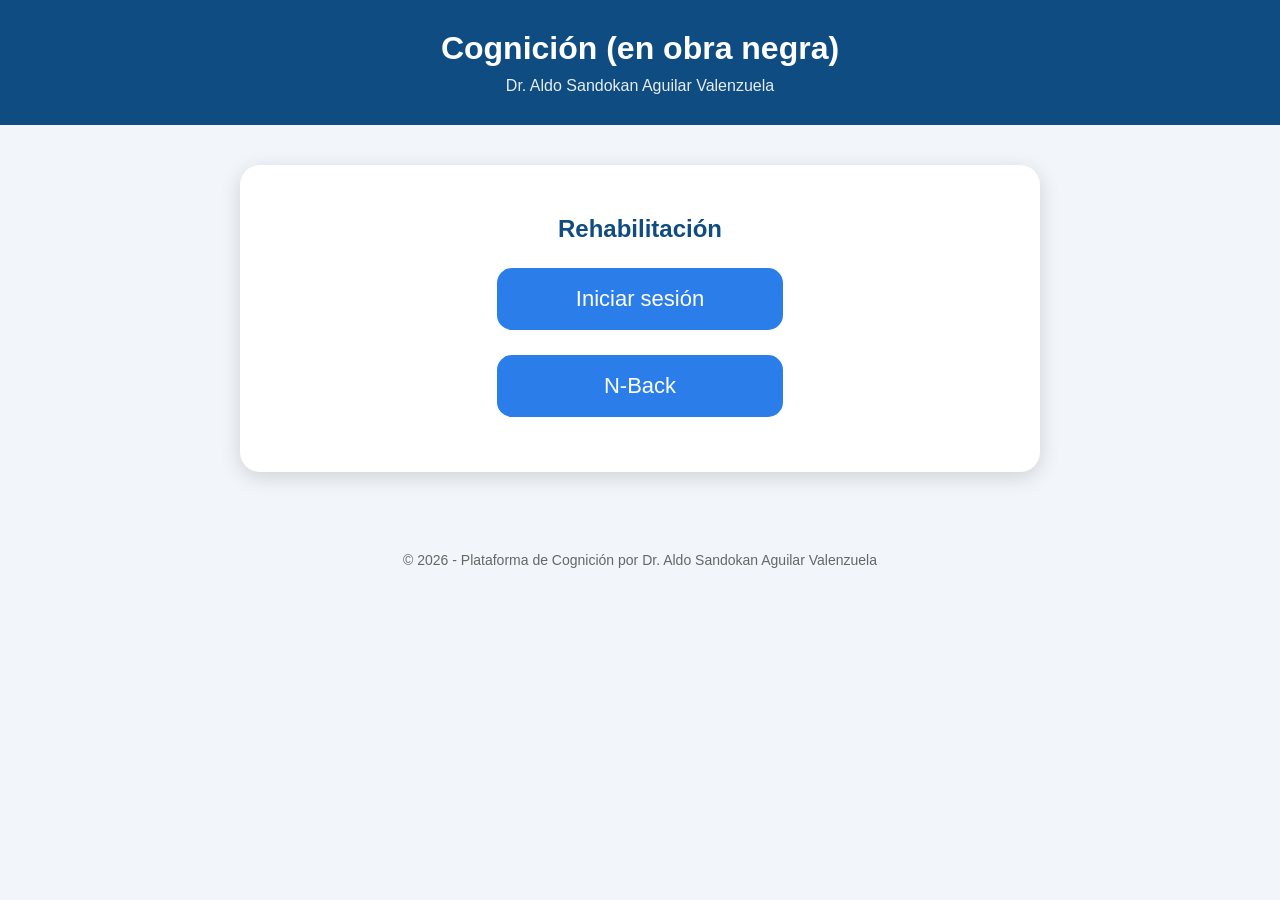
<file: index.html>
<!DOCTYPE html>
<html lang="es">
<head>
<meta charset="UTF-8">
<meta name="viewport" content="width=device-width, initial-scale=1.0">
<title>Cognición (en obra negra) </title>

<style>
body{
    margin:0;
    font-family:Arial, sans-serif;
    background:#f2f6fa;
    text-align:center;
}

header{
    background:#0f4c81;
    color:white;
    padding:30px;
}

h1{
    margin:0;
    font-size:32px;
}

.subtitulo{
    margin-top:10px;
    opacity:0.9;
}

.contenedor{
    max-width:800px;
    margin:auto;
    padding:40px 20px;
}

.tarjeta{
    background:white;
    border-radius:20px;
    padding:30px;
    box-shadow:0 5px 20px rgba(0,0,0,0.15);
}

.tarjeta h2{
    color:#0f4c81;
}

.boton{
    display:block;
    width:250px;
    margin:25px auto;
    padding:18px;
    font-size:22px;
    border:none;
    border-radius:15px;
    background:#2b7de9;
    color:white;
    text-decoration:none;
    transition:0.3s;
}

.boton:hover{
    transform:scale(1.05);
    background:#1767d1;
}

footer{
    margin-top:40px;
    color:#666;
    font-size:14px;
}
</style>
</head>

<body>

<header>
    <h1>Cognición (en obra negra)</h1>
    <div class="subtitulo">
        Dr. Aldo Sandokan Aguilar Valenzuela
    </div>
</header>

<div class="contenedor">

    <div class="tarjeta">

        <h2>Rehabilitación</h2>

        <a class="boton" href="login.html">
    Iniciar sesión
            <a class="boton" href="nback.html">
    N-Back

        </a>

    </div>

</div>

<footer>
    © 2026 - Plataforma de Cognición por Dr. Aldo Sandokan Aguilar Valenzuela
</footer>

</body>
</html>
</file>
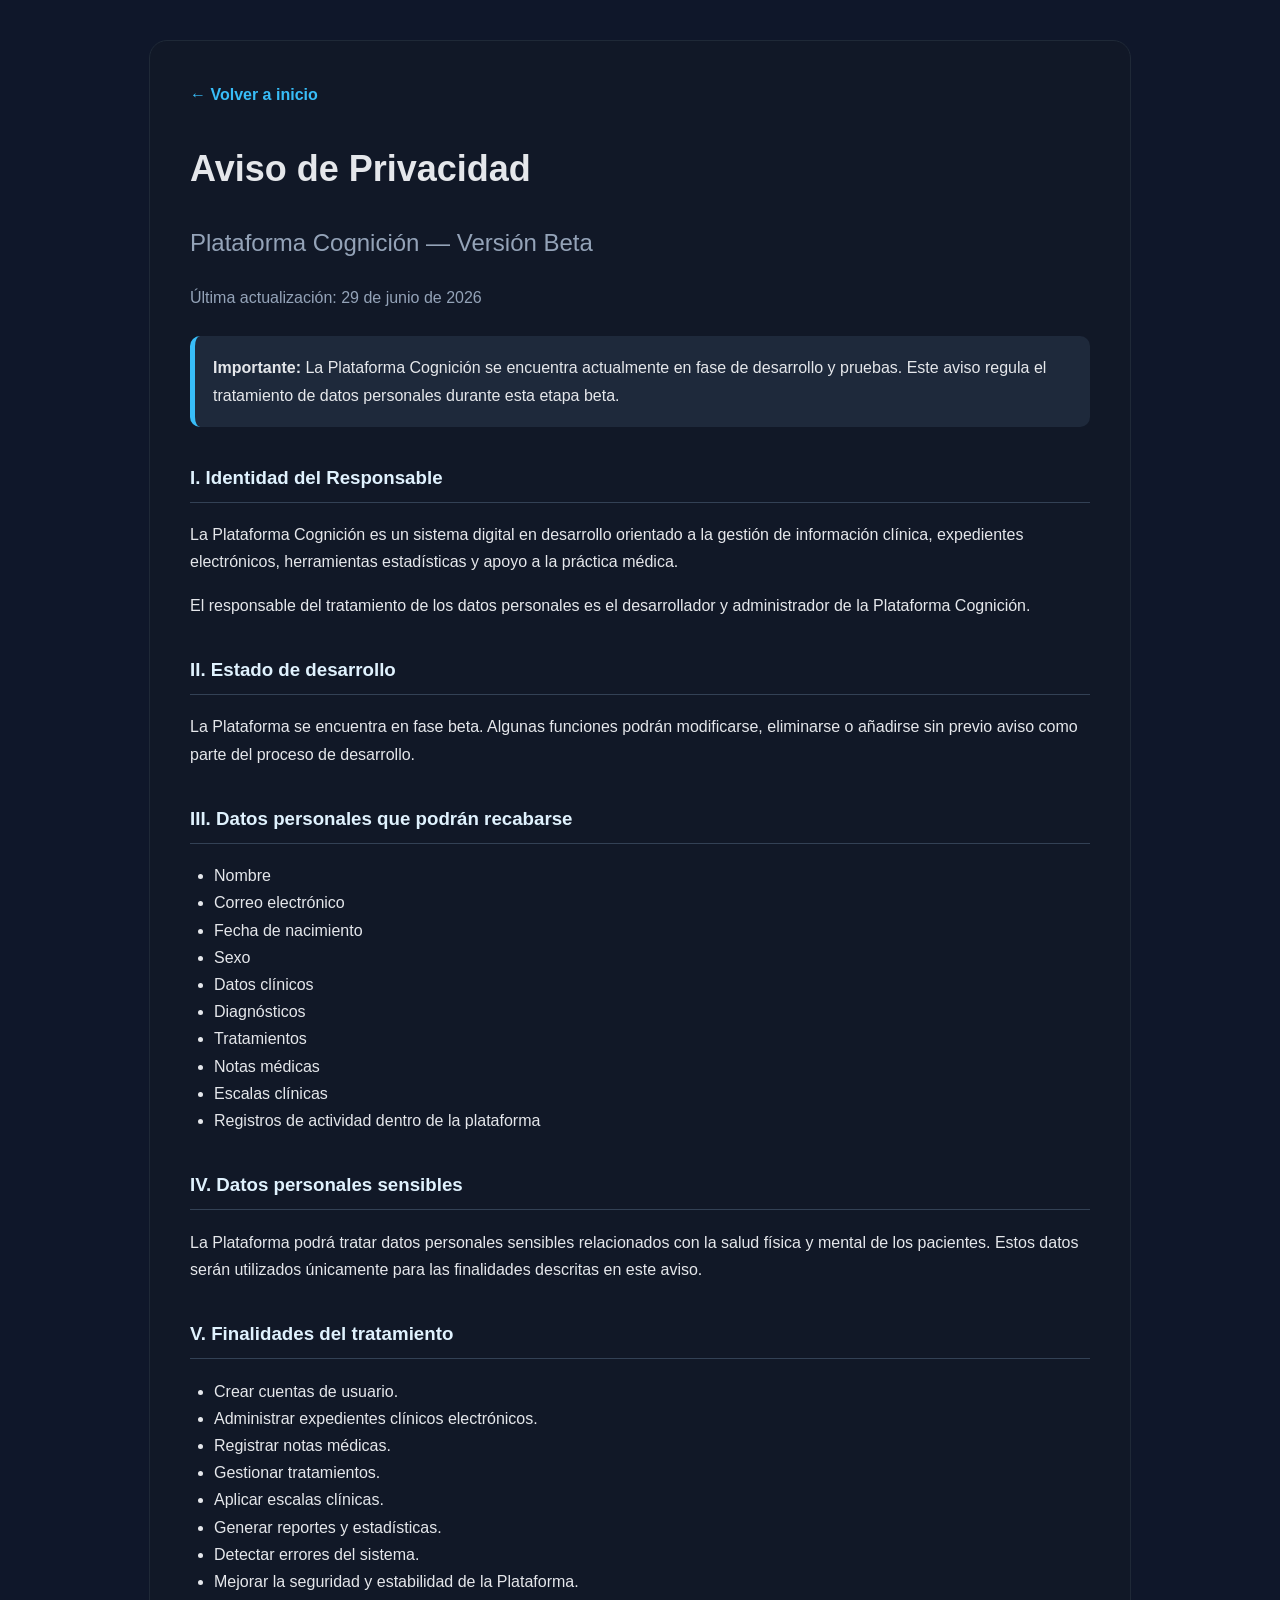
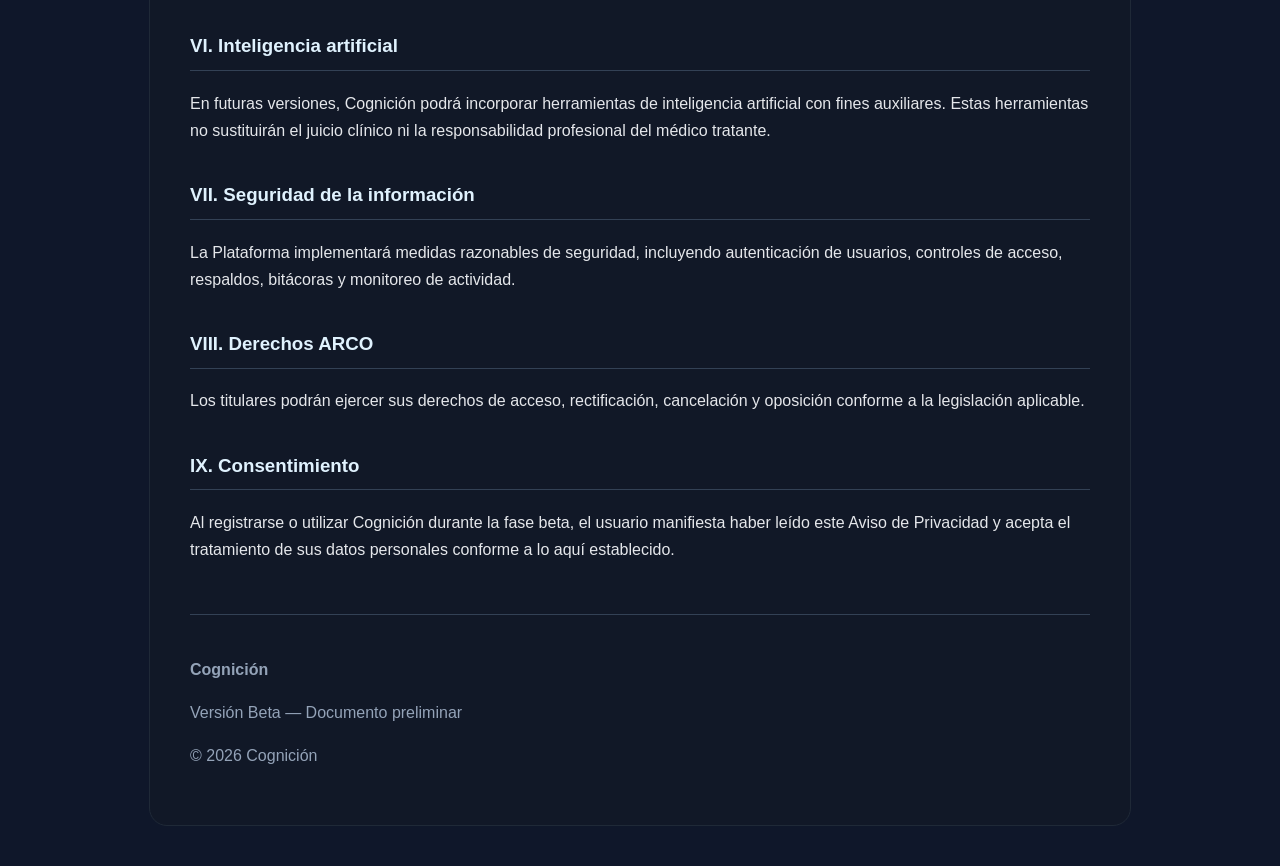
<file: aviso-privacidad.html>
<!DOCTYPE html>
<html lang="es">
<head>
  <meta charset="UTF-8" />
  <meta name="viewport" content="width=device-width, initial-scale=1.0" />
  <title>Aviso de Privacidad | Cognición</title>
  <link rel="stylesheet" href="css/aviso-privacidad.css" />
</head>

<body>
  <main class="documento">
    <a href="index.html" class="volver">← Volver a inicio</a>

    <h1>Aviso de Privacidad</h1>
    <h2>Plataforma Cognición — Versión Beta</h2>

    <p class="fecha">Última actualización: 29 de junio de 2026</p>

    <section class="alerta">
      <strong>Importante:</strong> La Plataforma Cognición se encuentra actualmente
      en fase de desarrollo y pruebas. Este aviso regula el tratamiento de datos
      personales durante esta etapa beta.
    </section>

    <section>
      <h3>I. Identidad del Responsable</h3>
      <p>
        La Plataforma Cognición es un sistema digital en desarrollo orientado a la
        gestión de información clínica, expedientes electrónicos, herramientas
        estadísticas y apoyo a la práctica médica.
      </p>
      <p>
        El responsable del tratamiento de los datos personales es el desarrollador
        y administrador de la Plataforma Cognición.
      </p>
    </section>

    <section>
      <h3>II. Estado de desarrollo</h3>
      <p>
        La Plataforma se encuentra en fase beta. Algunas funciones podrán
        modificarse, eliminarse o añadirse sin previo aviso como parte del proceso
        de desarrollo.
      </p>
    </section>

    <section>
      <h3>III. Datos personales que podrán recabarse</h3>
      <ul>
        <li>Nombre</li>
        <li>Correo electrónico</li>
        <li>Fecha de nacimiento</li>
        <li>Sexo</li>
        <li>Datos clínicos</li>
        <li>Diagnósticos</li>
        <li>Tratamientos</li>
        <li>Notas médicas</li>
        <li>Escalas clínicas</li>
        <li>Registros de actividad dentro de la plataforma</li>
      </ul>
    </section>

    <section>
      <h3>IV. Datos personales sensibles</h3>
      <p>
        La Plataforma podrá tratar datos personales sensibles relacionados con la
        salud física y mental de los pacientes. Estos datos serán utilizados
        únicamente para las finalidades descritas en este aviso.
      </p>
    </section>

    <section>
      <h3>V. Finalidades del tratamiento</h3>
      <ul>
        <li>Crear cuentas de usuario.</li>
        <li>Administrar expedientes clínicos electrónicos.</li>
        <li>Registrar notas médicas.</li>
        <li>Gestionar tratamientos.</li>
        <li>Aplicar escalas clínicas.</li>
        <li>Generar reportes y estadísticas.</li>
        <li>Detectar errores del sistema.</li>
        <li>Mejorar la seguridad y estabilidad de la Plataforma.</li>
      </ul>
    </section>

    <section>
      <h3>VI. Inteligencia artificial</h3>
      <p>
        En futuras versiones, Cognición podrá incorporar herramientas de
        inteligencia artificial con fines auxiliares. Estas herramientas no
        sustituirán el juicio clínico ni la responsabilidad profesional del médico
        tratante.
      </p>
    </section>

    <section>
      <h3>VII. Seguridad de la información</h3>
      <p>
        La Plataforma implementará medidas razonables de seguridad, incluyendo
        autenticación de usuarios, controles de acceso, respaldos, bitácoras y
        monitoreo de actividad.
      </p>
    </section>

    <section>
      <h3>VIII. Derechos ARCO</h3>
      <p>
        Los titulares podrán ejercer sus derechos de acceso, rectificación,
        cancelación y oposición conforme a la legislación aplicable.
      </p>
    </section>

    <section>
      <h3>IX. Consentimiento</h3>
      <p>
        Al registrarse o utilizar Cognición durante la fase beta, el usuario
        manifiesta haber leído este Aviso de Privacidad y acepta el tratamiento de
        sus datos personales conforme a lo aquí establecido.
      </p>
    </section>

    <footer>
      <p><strong>Cognición</strong></p>
      <p>Versión Beta — Documento preliminar</p>
      <p>© 2026 Cognición</p>
    </footer>
  </main>
</body>
</html>
</file>
<file: css/aviso-privacidad.css>
body {
  margin: 0;
  font-family: Arial, Helvetica, sans-serif;
  background: #0f172a;
  color: #e5e7eb;
  line-height: 1.7;
}

.documento {
  max-width: 900px;
  margin: 40px auto;
  padding: 40px;
  background: #111827;
  border: 1px solid #1f2937;
  border-radius: 18px;
}

.volver {
  color: #38bdf8;
  text-decoration: none;
  font-weight: bold;
}

h1 {
  margin-top: 30px;
  font-size: 36px;
}

h2 {
  color: #94a3b8;
  font-weight: normal;
}

h3 {
  margin-top: 35px;
  color: #e0f2fe;
  border-bottom: 1px solid #334155;
  padding-bottom: 8px;
}

.fecha {
  color: #94a3b8;
}

.alerta {
  background: #1e293b;
  border-left: 5px solid #38bdf8;
  padding: 18px;
  border-radius: 10px;
  margin: 25px 0;
}

ul {
  padding-left: 24px;
}

footer {
  margin-top: 50px;
  padding-top: 25px;
  border-top: 1px solid #334155;
  color: #94a3b8;
}
</file>
